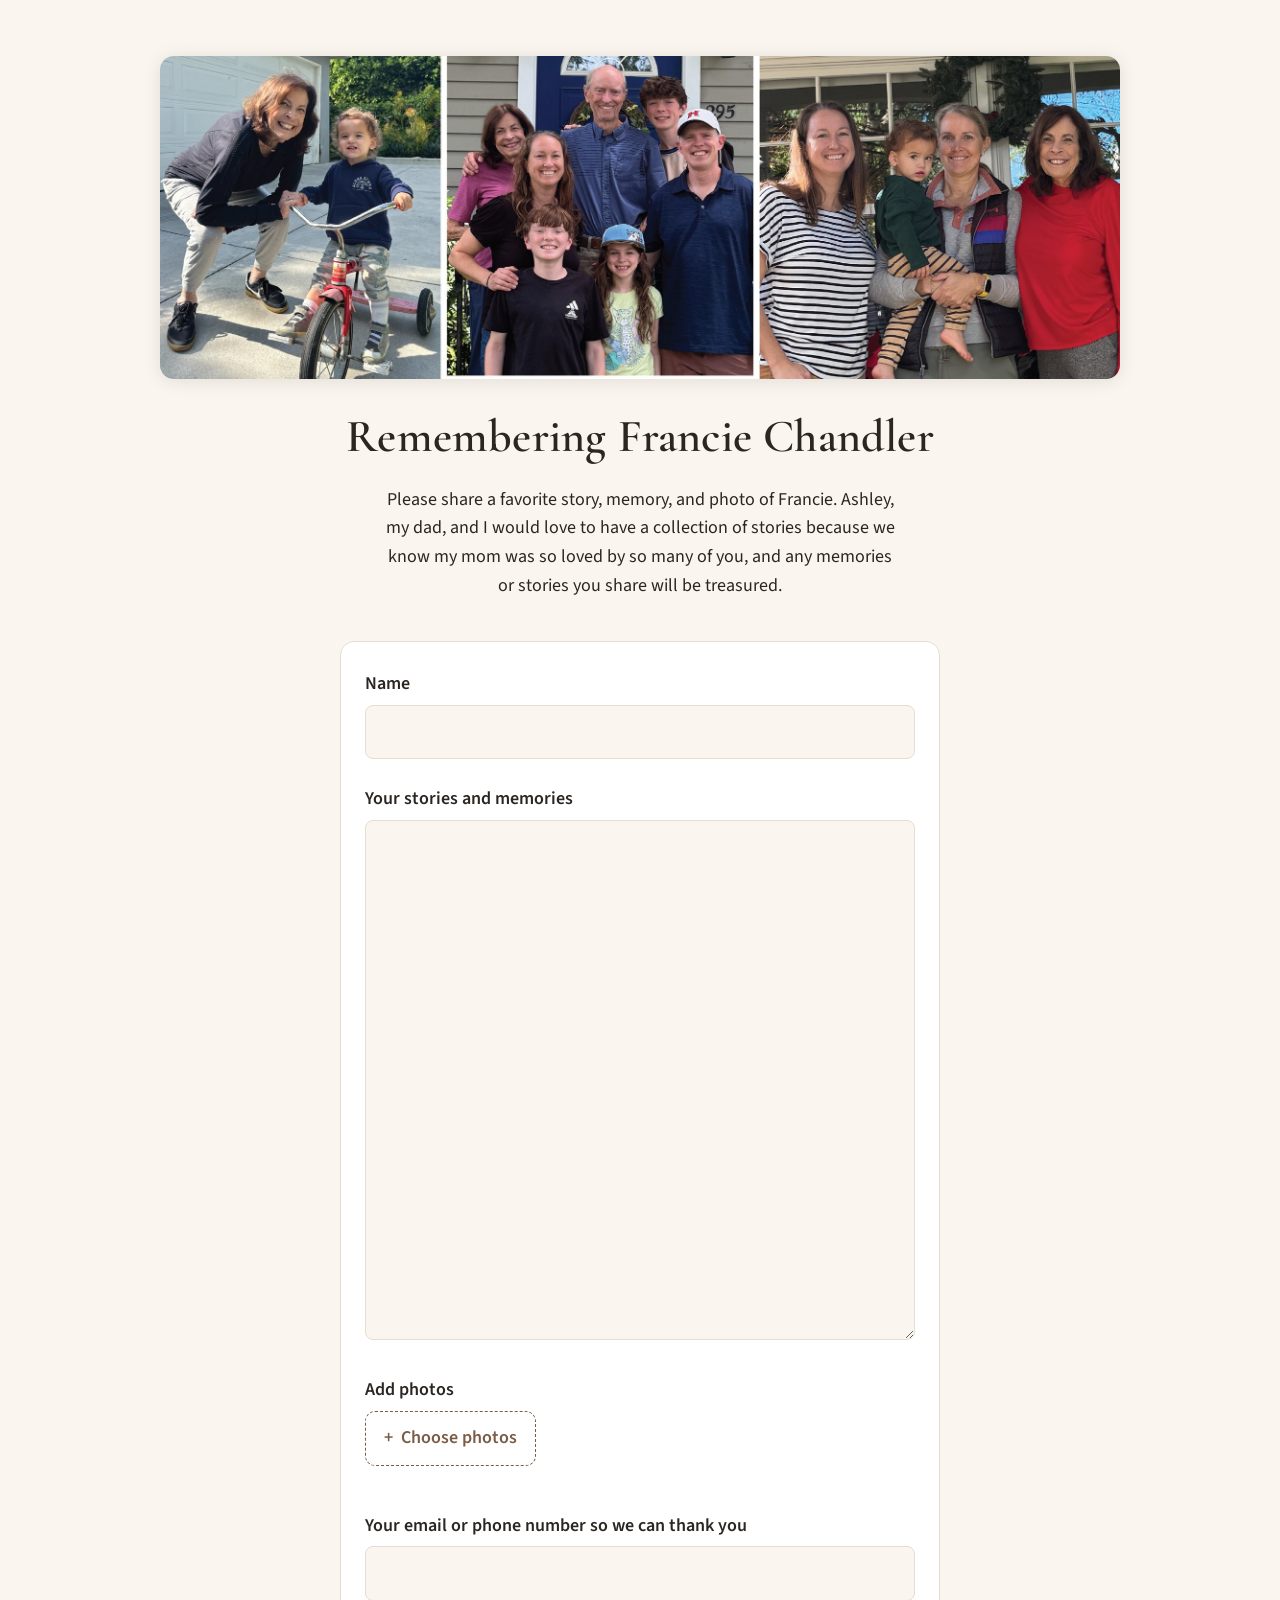
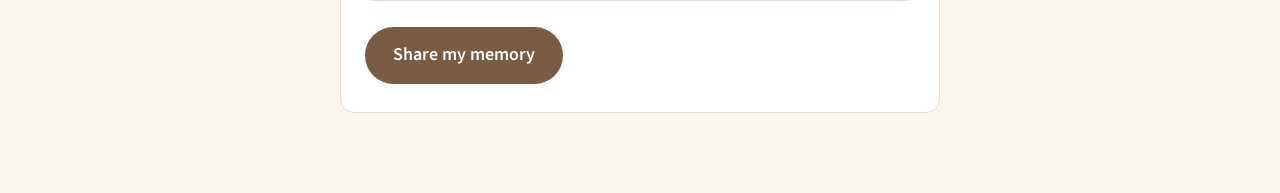
<file: francie/index.html>
<!doctype html>
<html lang="en">
<head>
<meta charset="utf-8">
<meta name="viewport" content="width=device-width, initial-scale=1">
<meta name="robots" content="noindex, nofollow">
<title>Remembering Francie Chandler</title>
<link rel="preconnect" href="https://fonts.googleapis.com">
<link rel="preconnect" href="https://fonts.gstatic.com" crossorigin>
<link href="https://fonts.googleapis.com/css2?family=Cormorant+Garamond:ital,wght@0,500;0,600;1,500&family=Source+Sans+3:wght@400;600&display=swap" rel="stylesheet">
<style>
  :root {
    --bg: #faf6ef;
    --card: #ffffff;
    --ink: #2b2622;
    --muted: #6f655c;
    --line: #e6ddd0;
    --accent: #7a5c45;
    --accent-ink: #ffffff;
    --focus: #b08968;
    --warn-bg: #fff4e0;
    --warn-ink: #7a4b00;
    --err: #b3261e;
  }
  @media (prefers-color-scheme: dark) {
    :root {
      --bg: #1d1a17;
      --card: #26221e;
      --ink: #efe8de;
      --muted: #b3a798;
      --line: #3a342e;
      --accent: #c9a27e;
      --accent-ink: #1d1a17;
      --focus: #e0bf9c;
      --warn-bg: #3a2e1c;
      --warn-ink: #f1d3a0;
      --err: #f2b8b5;
    }
  }
  * { box-sizing: border-box; }
  html, body { margin: 0; }
  body {
    background: var(--bg);
    color: var(--ink);
    font: 18px/1.6 "Source Sans 3", system-ui, sans-serif;
    -webkit-font-smoothing: antialiased;
  }
  main { max-width: 640px; margin: 0 auto; padding: 56px 20px 80px; }
  header { text-align: center; margin-bottom: 40px; }
  .portrait {
    width: min(960px, calc(100vw - 32px)); height: auto; border-radius: 14px;
    display: block; margin: 0 0 32px 50%; transform: translateX(-50%);
    box-shadow: 0 2px 18px rgba(0,0,0,.10);
  }
  h1 {
    font-family: "Cormorant Garamond", Georgia, serif;
    font-weight: 600; font-size: 46px; line-height: 1.1;
    margin: 0 0 6px; letter-spacing: .2px; text-wrap: balance;
  }
  .dates { font-family: "Cormorant Garamond", Georgia, serif; font-style: italic; font-size: 21px; color: var(--muted); margin: 0; }
  .intro { margin: 24px auto 0; max-width: 520px; text-wrap: pretty; }
  .card { background: var(--card); border: 1px solid var(--line); border-radius: 14px; padding: 28px 24px; }
  label, .label { display: block; font-weight: 600; margin-bottom: 6px; }
  .hint { display: block; font-weight: 400; font-size: 15px; color: var(--muted); margin-top: 2px; }
  .field { margin-bottom: 26px; }
  input[type=text], input[type=email], textarea {
    width: 100%; font: inherit; color: var(--ink);
    background: var(--bg); border: 1px solid var(--line);
    border-radius: 8px; padding: 12px 14px;
  }
  textarea { min-height: 520px; resize: vertical; line-height: 1.65; overflow: hidden; }
  @media (max-width: 480px) { textarea { min-height: 420px; } }
  input:focus, textarea:focus { outline: 2px solid var(--focus); outline-offset: 1px; border-color: transparent; }
  .prompts { font-size: 15px; color: var(--muted); margin: 0 0 10px; padding-left: 18px; }
  .prompts li { margin: 2px 0; }

  .photo-pick {
    display: inline-flex; align-items: center; gap: 8px;
    font: inherit; font-weight: 600; color: var(--accent);
    background: transparent; border: 1.5px dashed var(--accent);
    border-radius: 10px; padding: 12px 18px; cursor: pointer;
  }
  .photo-pick:focus-within { outline: 2px solid var(--focus); outline-offset: 2px; }
  .photo-pick input { position: absolute; width: 1px; height: 1px; opacity: 0; }
  .thumbs { display: flex; flex-wrap: wrap; gap: 12px; margin-top: 14px; }
  .thumb { position: relative; width: 104px; }
  .thumb img, .thumb .noprev {
    width: 104px; height: 104px; border-radius: 8px; object-fit: cover;
    display: block; border: 1px solid var(--line); background: var(--bg);
  }
  .thumb .noprev { display: flex; align-items: center; justify-content: center; text-align: center; font-size: 12px; color: var(--muted); padding: 6px; word-break: break-all; }
  .thumb button {
    position: absolute; top: -8px; right: -8px;
    width: 28px; height: 28px; border-radius: 50%; padding: 0;
    background: var(--ink); color: var(--bg); font-size: 16px; line-height: 28px;
  }

  .check { display: flex; gap: 12px; align-items: flex-start; font-weight: 400; }
  .check input { width: 20px; height: 20px; margin-top: 3px; accent-color: var(--accent); flex: none; }
  .hp { position: absolute; left: -9999px; width: 1px; height: 1px; overflow: hidden; }
  button { font: inherit; font-weight: 600; cursor: pointer; background: var(--accent); color: var(--accent-ink); border: 0; border-radius: 999px; padding: 14px 28px; }
  button:disabled { opacity: .6; cursor: default; }
  button.link { background: none; color: var(--accent); padding: 0; text-decoration: underline; }
  .actions { display: flex; align-items: center; gap: 16px; flex-wrap: wrap; }
  .status { font-size: 15px; color: var(--muted); }
  .error { color: var(--err); }
  .thanks { text-align: center; padding: 40px 24px; }
  .signoff { font-family: "Cormorant Garamond", Georgia, serif; font-style: italic; font-size: 22px; line-height: 1.35; margin: 24px 0; }
  .heart { font-size: 44px; vertical-align: -8px; margin-left: 4px; }
  .thanks h2 { font-family: "Cormorant Garamond", Georgia, serif; font-weight: 600; font-size: 32px; margin: 0 0 10px; }
  .notice { background: var(--warn-bg); color: var(--warn-ink); border-radius: 10px; padding: 12px 16px; font-size: 15px; margin-bottom: 20px; }
  footer { text-align: center; font-size: 14px; color: var(--muted); margin-top: 32px; }
  [hidden] { display: none !important; }
  @media (max-width: 480px) {
    main { padding-top: 36px; }
    h1 { font-size: 38px; }
    .card { padding: 22px 16px; }
  }
</style>
</head>
<body>
<main>
  <header>
    <img id="portrait" class="portrait" alt="" hidden>
    <h1 id="title">Remembering Francie Chandler</h1>
    <p id="dates" class="dates" hidden></p>
    <p class="intro">
      Please share a favorite story, memory, and photo of Francie.
      Ashley, my dad, and I would love to have a collection of stories because we know my mom was so loved by so many of you, and any memories or stories you share will be treasured.
    </p>
  </header>

  <div id="notice" class="notice" hidden>
    Preview mode: this page isn't connected to the spreadsheet yet, so nothing will be saved.
  </div>

  <section class="card" id="formCard">
    <form id="form" novalidate>
      <div class="field">
        <label for="name">Name</label>
        <input id="name" name="name" type="text" autocomplete="name" required maxlength="200">
      </div>

      <div class="field">
        <label for="memory">Your stories and memories</label>
        <textarea id="memory" name="memory" required maxlength="20000"></textarea>
      </div>

      <div class="field">
        <span class="label">Add photos</span>
        <label class="photo-pick" id="pickLabel">
          <span aria-hidden="true">+</span> <span id="pickText">Choose photos</span>
          <input id="photos" type="file" accept="image/*" multiple>
        </label>
        <div class="thumbs" id="thumbs"></div>
      </div>

      <div class="field">
        <label for="email">Your email or phone number so we can thank you</label>
        <input id="email" name="email" type="text" autocomplete="email" maxlength="200">
      </div>

      <div class="hp" aria-hidden="true">
        <label for="website">Leave this empty</label>
        <input id="website" name="website" type="text" tabindex="-1" autocomplete="off">
      </div>

      <div class="actions">
        <button type="submit" id="submit">Share my memory</button>
        <span class="status" id="status" role="status" aria-live="polite"></span>
      </div>
    </form>
  </section>

  <section class="card thanks" id="thanks" hidden>
    <h2>Thank you so much <span class="heart" aria-hidden="true">❤️</span></h2>
  </section>

</main>

<script>
  /* ============================================================
     CONFIG
     ============================================================ */
  const CONFIG = {
    dates: "",      // e.g. "1948 – 2026"  (leave "" to hide)
    portrait: "francie-photos.jpg",
    scriptUrl: "https://script.google.com/macros/s/AKfycbyYZbSCilx3QTBKB1hr_et8Hz3CQNXriunpcagJNqoewsTRn7B1EsFn-ELbykuREdJJ/exec",
    maxPhotos: 3,
    maxEdge: 2400   // long side in pixels; enough for an 8" print at 300 dpi
  };

  const $ = (id) => document.getElementById(id);
  if (CONFIG.dates) { $("dates").textContent = CONFIG.dates; $("dates").hidden = false; }
  if (CONFIG.portrait) { $("portrait").src = CONFIG.portrait; $("portrait").alt = "Three photos of Francie Chandler with her family"; $("portrait").hidden = false; }
  const connected = /^https:\/\/script\.google\.com\/.+\/exec$/.test(CONFIG.scriptUrl.trim());
  if (!connected) $("notice").hidden = false;

  /* ---------- draft saving (text only, this device only) ---------- */
  const DRAFT_KEY = "francie-memory-draft-v1";
  const draftFields = ["name", "memory", "email"];
  function saveDraft() {
    try {
      const d = {};
      draftFields.forEach((f) => (d[f] = $(f).value));
      localStorage.setItem(DRAFT_KEY, JSON.stringify(d));
    } catch (e) {}
  }
  try {
    const d = JSON.parse(localStorage.getItem(DRAFT_KEY) || "{}");
    draftFields.forEach((f) => { if (d[f]) $(f).value = d[f]; });
  } catch (e) {}
  function clearDraft() { try { localStorage.removeItem(DRAFT_KEY); } catch (e) {} }
  draftFields.forEach((f) => $(f).addEventListener("input", saveDraft));

  /* ---------- story box grows as people write ---------- */
  function growMemory() {
    const t = $("memory");
    t.style.height = "auto";
    t.style.height = t.scrollHeight + 2 + "px";
  }
  $("memory").addEventListener("input", growMemory);
  growMemory();

  /* ---------- photos ---------- */
  let photos = []; // File objects
  const status = $("status");

  $("photos").addEventListener("change", (ev) => {
    const picked = Array.from(ev.target.files || []);
    ev.target.value = "";
    const room = CONFIG.maxPhotos - photos.length;
    if (picked.length > room) showError("You can add up to " + CONFIG.maxPhotos + " photos.");
    else clearStatus();
    photos = photos.concat(picked.slice(0, Math.max(0, room)));
    renderThumbs();
  });

  function renderThumbs() {
    const box = $("thumbs");
    box.innerHTML = "";
    photos.forEach((file, i) => {
      const wrap = document.createElement("div");
      wrap.className = "thumb";
      const img = document.createElement("img");
      img.alt = "Photo " + (i + 1);
      const url = URL.createObjectURL(file);
      img.src = url;
      img.onload = () => URL.revokeObjectURL(url);
      img.onerror = () => {
        const n = document.createElement("div");
        n.className = "noprev";
        n.textContent = file.name;
        wrap.replaceChild(n, img);
      };
      const rm = document.createElement("button");
      rm.type = "button";
      rm.textContent = "×";
      rm.setAttribute("aria-label", "Remove photo " + (i + 1));
      rm.onclick = () => { photos.splice(i, 1); renderThumbs(); };
      wrap.appendChild(img);
      wrap.appendChild(rm);
      box.appendChild(wrap);
    });
    const full = photos.length >= CONFIG.maxPhotos;
    $("pickLabel").hidden = full;
    $("pickText").textContent = photos.length ? "Add another photo" : "Choose photos";
  }

  function loadImage(file) {
    return new Promise((res, rej) => {
      const url = URL.createObjectURL(file);
      const img = new Image();
      img.onload = () => { URL.revokeObjectURL(url); res(img); };
      img.onerror = () => { URL.revokeObjectURL(url); rej(new Error("decode")); };
      img.src = url;
    });
  }
  function fileToBase64(file) {
    return new Promise((res, rej) => {
      const r = new FileReader();
      r.onload = () => res(String(r.result).split(",")[1]);
      r.onerror = rej;
      r.readAsDataURL(file);
    });
  }
  // Shrink big phone photos to print size; fall back to the original file
  // if this browser can't open it (e.g. some iPhone formats on desktop).
  async function preparePhoto(file) {
    try {
      const img = await loadImage(file);
      const w = img.naturalWidth, h = img.naturalHeight;
      const s = Math.min(1, CONFIG.maxEdge / Math.max(w, h));
      const c = document.createElement("canvas");
      c.width = Math.round(w * s); c.height = Math.round(h * s);
      c.getContext("2d").drawImage(img, 0, 0, c.width, c.height);
      return { type: "image/jpeg", ext: "jpg", data: c.toDataURL("image/jpeg", 0.9).split(",")[1] };
    } catch (e) {
      if (file.size > 12 * 1024 * 1024) throw new Error("A photo is too large to send. Please choose a smaller one.");
      const ext = (file.name.split(".").pop() || "img").toLowerCase().slice(0, 5);
      return { type: file.type || "application/octet-stream", ext, data: await fileToBase64(file) };
    }
  }

  /* ---------- submit ---------- */
  $("form").addEventListener("submit", async (ev) => {
    ev.preventDefault();
    clearStatus();

    const name = $("name").value.trim();
    const memory = $("memory").value.trim();
    if (!name) { showError("Please add your name."); $("name").focus(); return; }
    if (!memory) { showError("Please share a story or memory before sending."); $("memory").focus(); return; }
    if (!connected) { showError("Preview mode: not connected to the spreadsheet yet."); return; }

    $("submit").disabled = true;
    try {
      const body = new URLSearchParams({
        name,
        memory,
        email: $("email").value.trim(),
        book: "yes",
        website: $("website").value,
        photoCount: String(photos.length)
      });
      if (photos.length) status.textContent = "Preparing photos…";
      for (let i = 0; i < photos.length; i++) {
        const p = await preparePhoto(photos[i]);
        body.append("photo" + i, p.data);
        body.append("photo" + i + "type", p.type);
        body.append("photo" + i + "ext", p.ext);
      }
      status.textContent = photos.length ? "Sending… photos can take a minute." : "Sending…";

      // Apps Script doesn't send CORS headers, so the reply can't be read.
      // A completed request means Google received it.
      await fetch(CONFIG.scriptUrl.trim(), { method: "POST", mode: "no-cors", body });

      clearDraft();
      $("form").reset();
      growMemory();
      photos = [];
      renderThumbs();
      clearStatus();
      $("formCard").hidden = true;
      $("thanks").hidden = false;
      window.scrollTo({ top: 0, behavior: "smooth" });
    } catch (e) {
      showError(e && e.message && e.message.startsWith("A photo")
        ? e.message
        : "That didn't go through. Please check your connection and try again. Your words are still here.");
    } finally {
      $("submit").disabled = false;
    }
  });

  function showError(msg) { status.textContent = msg; status.classList.add("error"); }
  function clearStatus() { status.textContent = ""; status.classList.remove("error"); }

</script>
</body>
</html>
</file>
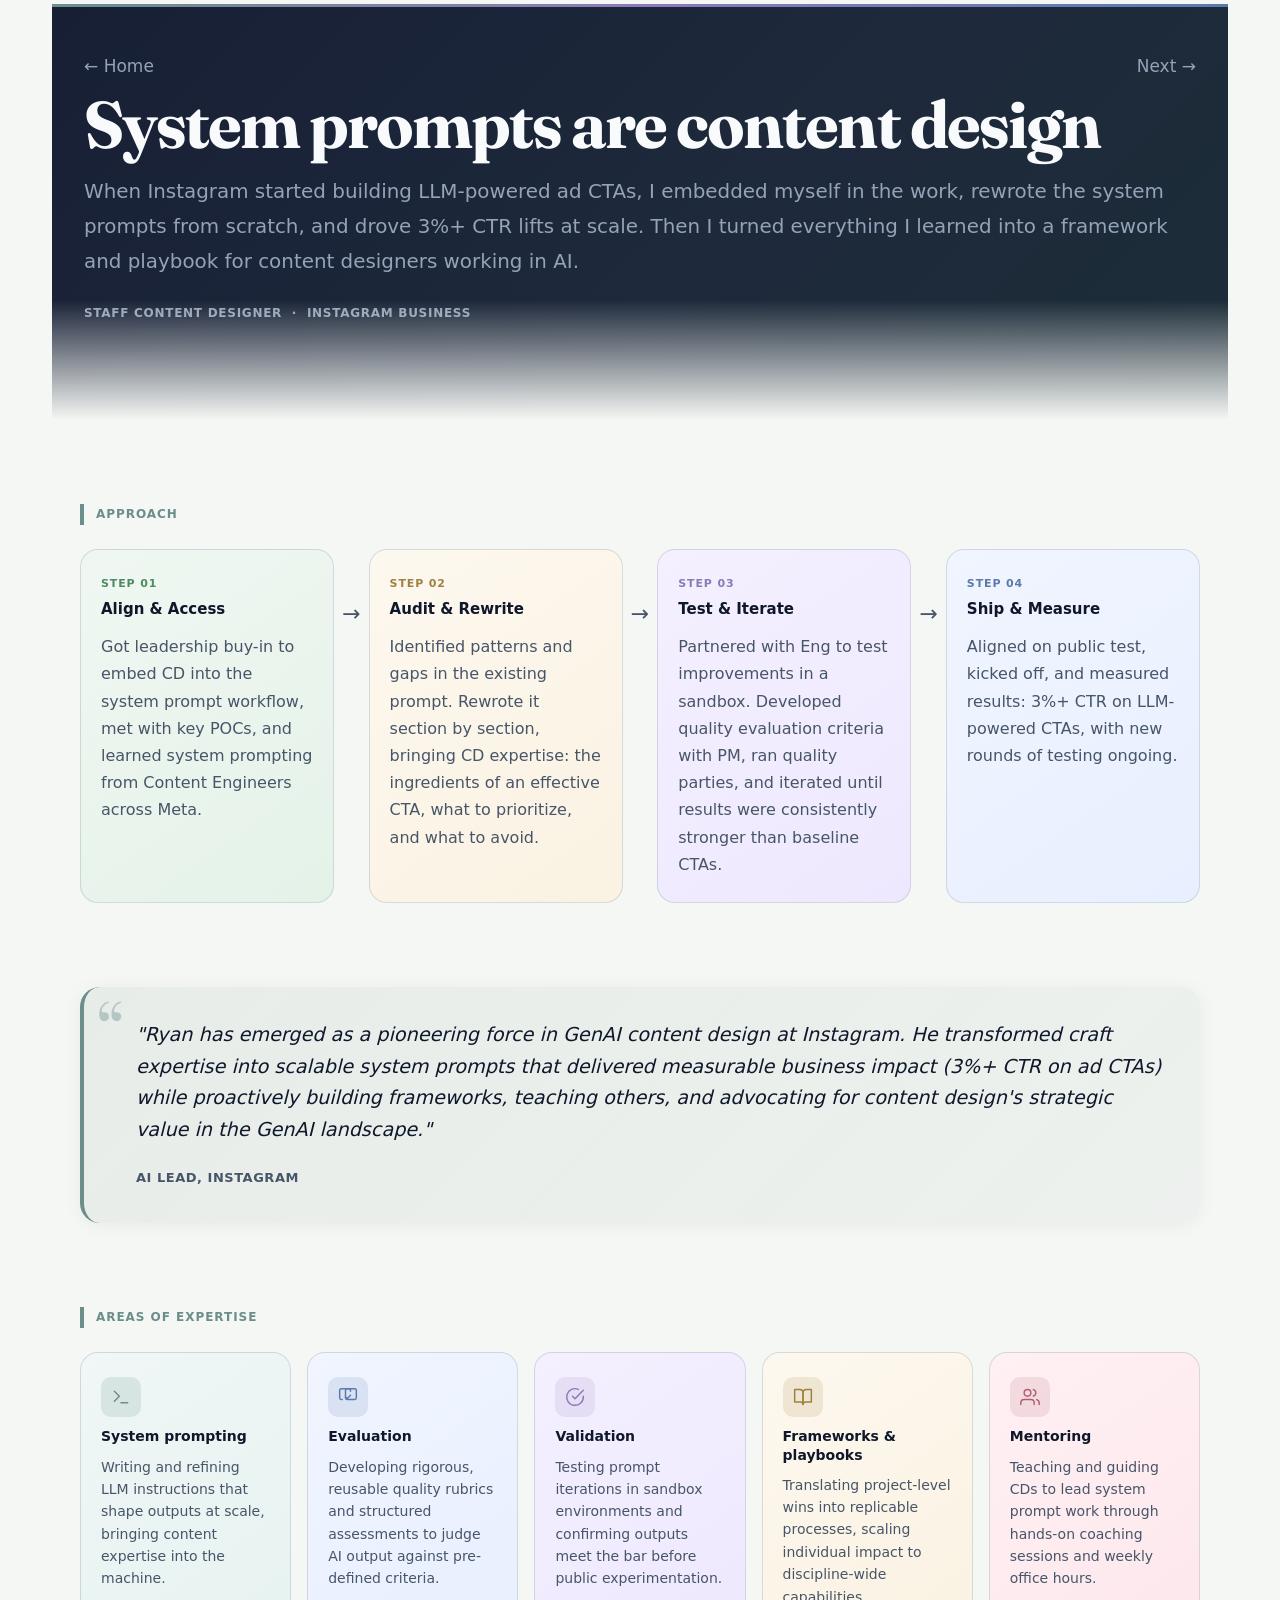
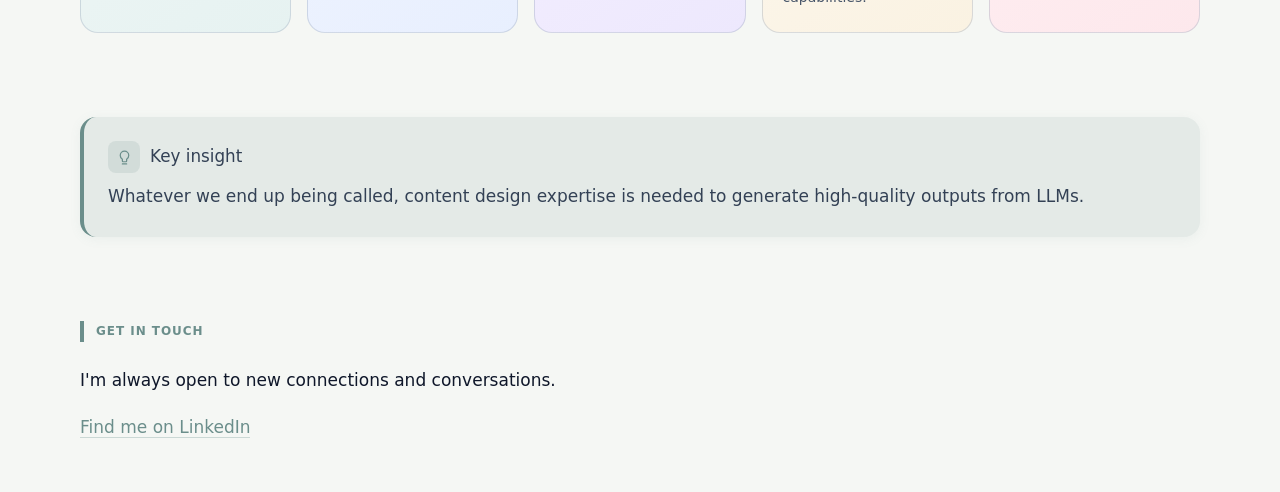
<file: case-study-ai-content.html>
<!doctype html>
<html lang="en">
<head>
<meta charset="utf-8">
<meta name="viewport" content="width=device-width, initial-scale=1">
<title>Case study: AI content strategy at Meta | Ryan Looney</title>
<meta name="description" content="How Ryan Looney embedded content design into Meta's AI systems — rewriting system prompts for LLM-powered ad CTAs, achieving 3%+ CTR lift, and building the playbook for CDs across the org.">
<link rel="stylesheet" href="style.css">
<link rel="preconnect" href="https://fonts.googleapis.com">
<link href="https://fonts.googleapis.com/css2?family=Fraunces:wght@700;900&display=swap" rel="stylesheet">
</head>
<body>
<div class="container">

<header>
  <p class="case-nav"><a href="index.html">&larr; Home</a><a href="case-study-ad-label.html">Next &rarr;</a></p>
  <h1>System prompts are content design</h1>
  <h3>When Instagram started building LLM-powered ad CTAs, I embedded myself in the work, rewrote the system prompts from scratch, and drove 3%+ CTR lifts at scale. Then I turned everything I learned into a framework and playbook for content designers working in AI.</h3>
  <p class="case-meta">Staff Content Designer &nbsp;·&nbsp; Instagram Business</p>
</header>


<section class="section">
  <div class="section-title">Approach</div>
  <div class="ai-flow">
    <div class="ai-flow-step ai-flow-step--green">
      <div class="ai-flow-num">Step 01</div>
      <div class="ai-flow-label">Align &amp; Access</div>
      <p class="ai-flow-desc">Got leadership buy-in to embed CD into the system prompt workflow, met with key POCs, and learned system prompting from Content Engineers across Meta.</p>
    </div>
    <div class="ai-flow-arrow">→</div>
    <div class="ai-flow-step ai-flow-step--amber">
      <div class="ai-flow-num">Step 02</div>
      <div class="ai-flow-label">Audit &amp; Rewrite</div>
      <p class="ai-flow-desc">Identified patterns and gaps in the existing prompt. Rewrote it section by section, bringing CD expertise: the ingredients of an effective CTA, what to prioritize, and what to avoid.</p>
    </div>
    <div class="ai-flow-arrow">→</div>
    <div class="ai-flow-step ai-flow-step--violet">
      <div class="ai-flow-num">Step 03</div>
      <div class="ai-flow-label">Test &amp; Iterate</div>
      <p class="ai-flow-desc">Partnered with Eng to test improvements in a sandbox. Developed quality evaluation criteria with PM, ran quality parties, and iterated until results were consistently stronger than baseline CTAs.</p>
    </div>
    <div class="ai-flow-arrow">→</div>
    <div class="ai-flow-step ai-flow-step--blue">
      <div class="ai-flow-num">Step 04</div>
      <div class="ai-flow-label">Ship &amp; Measure</div>
      <p class="ai-flow-desc">Aligned on public test, kicked off, and measured results: 3%+ CTR on LLM-powered CTAs, with new rounds of testing ongoing.</p>
    </div>
  </div>
</section>

<section class="section">
  <div class="pullquote">
    <blockquote>"Ryan has emerged as a pioneering force in GenAI content design at Instagram. He transformed craft expertise into scalable system prompts that delivered measurable business impact (3%+ CTR on ad CTAs) while proactively building frameworks, teaching others, and advocating for content design's strategic value in the GenAI landscape."</blockquote>
    <cite>AI Lead, Instagram</cite>
  </div>
</section>

<section class="section">
  <div class="section-title">Areas of expertise</div>
  <div class="ai-pillars">

    <div class="ai-pillar ai-pillar--teal">
      <div class="ai-pillar-icon">
        <svg viewBox="0 0 24 24" aria-hidden="true"><polyline points="4 17 10 11 4 5"></polyline><line x1="12" y1="19" x2="20" y2="19"></line></svg>
      </div>
      <div class="ai-pillar-label">System prompting</div>
      <p class="ai-pillar-desc">Writing and refining LLM instructions that shape outputs at scale, bringing content expertise into the machine.</p>
    </div>

    <div class="ai-pillar ai-pillar--blue">
      <div class="ai-pillar-icon">
        <svg viewBox="0 0 24 24" aria-hidden="true"><rect x="9" y="2" width="13" height="13" rx="2"></rect><path d="M5 15H4a2 2 0 0 1-2-2V4a2 2 0 0 1 2-2h9a2 2 0 0 1 2 2v1"></path><polyline points="9 12 11 14 15 10"></polyline></svg>
      </div>
      <div class="ai-pillar-label">Evaluation</div>
      <p class="ai-pillar-desc">Developing rigorous, reusable quality rubrics and structured assessments to judge AI output against pre-defined criteria.</p>
    </div>

    <div class="ai-pillar ai-pillar--violet">
      <div class="ai-pillar-icon">
        <svg viewBox="0 0 24 24" aria-hidden="true"><path d="M22 11.08V12a10 10 0 1 1-5.93-9.14"></path><polyline points="22 4 12 14.01 9 11.01"></polyline></svg>
      </div>
      <div class="ai-pillar-label">Validation</div>
      <p class="ai-pillar-desc">Testing prompt iterations in sandbox environments and confirming outputs meet the bar before public experimentation.</p>
    </div>

    <div class="ai-pillar ai-pillar--amber">
      <div class="ai-pillar-icon">
        <svg viewBox="0 0 24 24" aria-hidden="true"><path d="M2 3h6a4 4 0 0 1 4 4v14a3 3 0 0 0-3-3H2z"></path><path d="M22 3h-6a4 4 0 0 0-4 4v14a3 3 0 0 1 3-3h7z"></path></svg>
      </div>
      <div class="ai-pillar-label">Frameworks &amp; playbooks</div>
      <p class="ai-pillar-desc">Translating project-level wins into replicable processes, scaling individual impact to discipline-wide capabilities.</p>
    </div>

    <div class="ai-pillar ai-pillar--rose">
      <div class="ai-pillar-icon">
        <svg viewBox="0 0 24 24" aria-hidden="true"><path d="M17 21v-2a4 4 0 0 0-4-4H5a4 4 0 0 0-4 4v2"></path><circle cx="9" cy="7" r="4"></circle><path d="M23 21v-2a4 4 0 0 0-3-3.87"></path><path d="M16 3.13a4 4 0 0 1 0 7.75"></path></svg>
      </div>
      <div class="ai-pillar-label">Mentoring</div>
      <p class="ai-pillar-desc">Teaching and guiding CDs to lead system prompt work through hands-on coaching sessions and weekly office hours.</p>
    </div>

  </div>
</section>


<section class="section">
  <div class="expertise-callout">
    <div class="key-insight-header">
      <div class="key-insight-icon">
        <svg viewBox="0 0 24 24" aria-hidden="true"><path d="M9 21h6"></path><path d="M12 3a6 6 0 0 1 6 6c0 2.2-1.2 4.2-3 5.4V17a1 1 0 0 1-1 1H10a1 1 0 0 1-1-1v-2.6C7.2 13.2 6 11.2 6 9a6 6 0 0 1 6-6z"></path></svg>
      </div>
      <h3>Key insight</h3>
    </div>
    <p>Whatever we end up being called, content design expertise is needed to generate high-quality outputs from LLMs.</p>
  </div>
</section>

<section class="section" id="contact">
  <div class="section-title">Get in touch</div>
  <p>I'm always open to new connections and conversations.</p>
  <p><a href="https://www.linkedin.com/in/ryanjlooney/">Find me on LinkedIn</a></p>
</section>

</div>
</body>
</html>
</file>
<file: style.css>
:root{
  --bg:#f5f7f4;
  --text:#0f172a;
  --muted:#334155;
  --muted2:#475569;
  --line:rgba(148,163,184,.35);
  --accent:#6b8e8b;
}

body{
  margin:0;
  background:var(--bg);
  color:var(--text);
  font-family:system-ui,-apple-system,BlinkMacSystemFont,'Segoe UI',Roboto,sans-serif;
  font-size:17px;
  line-height:1.75;
}

a{
  color:var(--accent);
  text-decoration:none;
  border-bottom:1px solid rgba(107,142,139,.3);
  transition:color .18s ease, border-color .18s ease;
}
a:hover{
  color:var(--text);
  border-bottom-color:var(--accent);
}

.container{max-width:1120px;padding:32px;margin:0 auto;}

header{
  background:linear-gradient(135deg,#171f35 0%,#1e293b 55%,#1c2d38 100%);
  margin:-28px -28px 0;
  padding:48px 32px 96px;
  position:relative;
  border-bottom:none;
}
header::before{
  content:'';
  position:absolute;
  top:0;
  left:0;
  right:0;
  height:3px;
  background:linear-gradient(90deg,#6b8e8b,#8b7ab8,#5a7aaa);
  pointer-events:none;
}
header::after{
  content:'';
  position:absolute;
  bottom:0;
  left:0;
  right:0;
  height:120px;
  background:linear-gradient(to bottom,transparent,#f5f7f4);
  pointer-events:none;
}
header h1{color:#f8fafc;}
header h3{color:#94a3b8;}
header a{color:#94a3b8;border-bottom:none;}
header a:hover{color:#f8fafc;border-bottom:none;}
header .hero-title{color:#e2e8f0;}
header .hero-bio{color:#e2e8f0;}
header .hero-stats{color:#cbd5e1;}
header .stat-dot{color:#64748b;}
nav{display:flex;flex-wrap:wrap;gap:14px;margin-top:12px;}
nav a{color:var(--accent);text-decoration:none;border-bottom:none;font-weight:500;}
nav a:hover{color:#f8fafc;border-bottom:none;}

.hero{padding:60px 0;}

.hero-header{
  display:flex;
  align-items:center;
  gap:1.75rem;
  margin-bottom:1.25rem;
}

.hero-photo{
  width:130px;
  height:130px;
  flex-shrink:0;
  border-radius:50%;
  border:1px solid rgba(125,133,139,.25);
  object-fit:cover;
  box-shadow:0 8px 24px rgba(15,23,42,.10);
}

.hero-title{
  font-size:20px;
  font-weight:500;
  color:var(--muted);
  margin:6px 0 14px;
}

.hero-stats{
  display:flex;
  align-items:center;
  gap:8px;
  font-size:13px;
  font-weight:600;
  color:var(--accent);
  letter-spacing:.04em;
  text-transform:uppercase;
  margin:0 0 20px;
}

.hero-logos{
  display:flex;
  align-items:center;
  gap:20px;
  margin:0 0 20px;
}
.hero-logo-item{
  display:flex;
  align-items:center;
  gap:6px;
  font-size:13px;
  font-weight:600;
  color:#94a3b8;
  letter-spacing:.04em;
  text-transform:uppercase;
}
.hero-logo{
  height:18px;
  width:18px;
  object-fit:contain;
  border-radius:4px;
  flex-shrink:0;
}

.hero-bio{
  font-size:17px;
  color:var(--muted);
  margin:0 0 24px;
}

@media(max-width:520px){
  .hero-header{flex-direction:column;align-items:center;text-align:center;}
  .hero-stats{justify-content:center;}
  nav{justify-content:center;}
  .hero-logos{flex-wrap:wrap;justify-content:center;}
}

h1{font-size:66px;font-family:'Fraunces',serif;letter-spacing:-.03em;line-height:1.05;margin:0 0 16px;text-wrap:balance;}
h2{font-family:'Fraunces',serif;}
h3{margin:12px 0 24px;font-weight:500;color:var(--muted);}
.stat-dot{
  color:var(--muted2);
  font-weight:400;
}

.section{margin-top:84px;}
.section-title{
  font-weight:700;
  font-size:12px;
  letter-spacing:.08em;
  text-transform:uppercase;
  color:var(--accent);
  border-left:4px solid var(--accent);
  padding-left:12px;
  margin:0 0 24px;
}

img{
  max-width:100%;
  height:auto;
}

.card-grid{
  display:grid;
  grid-template-columns:repeat(3, minmax(0,1fr));
  gap:24px;
  align-items:stretch;
}

.card{
  display:flex;
  flex-direction:column;
  min-width:0;
  padding:24px;
  border:1px solid var(--line);
  border-radius:20px;
  background:#fff;
  text-decoration:none;
  border-bottom-width:1px;
  color:inherit;
  overflow:hidden;
  box-shadow:0 4px 6px rgba(15,23,42,.04), 0 12px 32px rgba(15,23,42,.07);
  transition:transform .2s ease-out, box-shadow .2s ease-out, border-color .2s ease-out;
}

.card:hover{
  transform:translateY(-3px);
  box-shadow:0 8px 16px rgba(15,23,42,.06), 0 24px 48px rgba(15,23,42,.10);
  border-color:rgba(107,142,139,.4);
}

.card h3{
  margin:0 0 14px;
  text-wrap:balance;
}

.card p{margin:12px 0 0;color:var(--muted2);text-wrap:pretty;}

.project-visual{
  width:100%;
  height:180px;
  margin:0 0 16px;
  border-radius:20px;
  border:1px solid var(--line);
  background:#f8fafc;
  display:flex;
  align-items:center;
  justify-content:center;
  position:relative;
  overflow:hidden;
}
.card-visual-title{
  font-family:'Fraunces',serif;
  font-size:22px;
  font-weight:700;
  color:var(--text);
  line-height:1.25;
  margin:0;
  padding:20px;
  text-wrap:balance;
  position:relative;
  z-index:1;
  align-self:flex-end;
}

.project-visual::before,
.project-visual::after{
  content:'';
  position:absolute;
  border-radius:50%;
  pointer-events:none;
}

/* Card 1 — Red */
.pv--red{ background:linear-gradient(145deg,#faf5f5,#f2e8e8); }
.pv--red::before{ width:140px;height:140px;background:#c0a0a0;opacity:.14;top:-36px;right:-24px; }
.pv--red::after{  width:80px; height:80px; background:#c0a0a0;opacity:.09;bottom:-20px;left:28px; }
/* Card 2 — Blue */
.pv--blue{ background:linear-gradient(145deg,#f4f7fd,#e8eef8); }
.pv--blue::before{ width:160px;height:160px;background:#8aa0c8;opacity:.13;bottom:-44px;left:-28px; }
.pv--blue::after{  width:70px; height:70px; background:#8aa0c8;opacity:.10;top:16px;right:24px; }

/* Card 3 — Yellow */
.pv--yellow{ background:linear-gradient(145deg,#faf8f0,#f4ede0); }
.pv--yellow::before{ width:130px;height:130px;background:#b8a060;opacity:.13;top:-28px;left:50%;transform:translateX(-50%); }
.pv--yellow::after{  width:75px; height:75px; background:#b8a060;opacity:.10;bottom:-14px;right:22px; }


.expertise-callout{
  margin-top:1.5rem;
  padding:1.5rem 1.5rem 1.6rem;
  border-left:4px solid var(--accent);
  border-radius:16px;
  background:rgba(107,142,139,.12);
  box-shadow:0 2px 12px rgba(107,142,139,.08);
}

.expertise-callout h3{
  margin:0 0 .55rem;
  font-size:1.05rem;
  line-height:1.3;
}
.key-insight-header{
  display:flex;
  align-items:center;
  gap:10px;
  margin-bottom:.55rem;
}
.key-insight-header h3{
  margin:0;
}
.key-insight-icon{
  width:32px;
  height:32px;
  background:rgba(107,142,139,.15);
  border-radius:8px;
  display:flex;
  align-items:center;
  justify-content:center;
  flex-shrink:0;
}
.key-insight-icon svg{
  width:17px;
  height:17px;
  stroke:var(--accent);
  fill:none;
  stroke-width:1.75;
  stroke-linecap:round;
  stroke-linejoin:round;
}

.expertise-callout p{
  margin:0;
  color:var(--muted);
}


/* ── Skills ── */
.skills-group{
  display:grid;
  grid-template-columns:repeat(2,1fr);
  gap:24px;
}
.skills-category{
  display:flex;
  flex-direction:column;
  gap:10px;
}
.skills-label{
  font-size:11px;
  font-weight:700;
  color:var(--accent);
  letter-spacing:.08em;
  text-transform:uppercase;
}
.skills-pills{
  display:flex;
  flex-wrap:wrap;
  gap:8px;
}
.skill-pill{
  font-size:13px;
  font-weight:500;
  color:var(--text);
  background:#fff;
  border:1px solid var(--line);
  border-radius:20px;
  padding:5px 14px;
  cursor:default;
}
@media(max-width:700px){
  .skills-group{ grid-template-columns:1fr; }
  .about-bottom{ grid-template-columns:1fr; }
}

/* ── Timeline ── */
.timeline{
  position:relative;
  padding-left:24px;
  border-left:2px solid var(--line);
  margin-top:16px;
}
.timeline-item{
  position:relative;
  padding:0 0 28px 20px;
}
.timeline-item::before{
  content:'';
  position:absolute;
  left:-30px;
  top:6px;
  width:10px;
  height:10px;
  border-radius:50%;
  background:var(--accent);
  border:2px solid var(--bg);
  box-shadow:0 0 0 2px var(--accent);
}
.timeline-date{
  font-size:11px;
  font-weight:700;
  color:var(--accent);
  letter-spacing:.08em;
  text-transform:uppercase;
  margin-bottom:4px;
}
.timeline-role{
  font-size:16px;
  font-weight:700;
  color:var(--text);
  line-height:1.3;
}
.timeline-company{
  font-size:14px;
  color:var(--muted2);
  margin-top:4px;
  display:flex;
  align-items:center;
  gap:6px;
}
.timeline-logo{
  height:18px;
  width:18px;
  object-fit:contain;
  border-radius:4px;
  flex-shrink:0;
}
.timeline-education{
  margin-top:32px;
  padding-top:24px;
  border-top:1px solid var(--line);
  display:grid;
  grid-template-columns:1fr 1fr;
  gap:16px;
}
.timeline-edu-item .timeline-role{
  font-size:15px;
}
.timeline-item--meta::before  { background:#0866FF; box-shadow:0 0 0 2px #0866FF; }
.timeline-item--boa::before   { background:#E31837; box-shadow:0 0 0 2px #E31837; }
.timeline-item--tiaa::before  { background:#006633; box-shadow:0 0 0 2px #006633; }
.timeline-item--esurance::before { background:#F58020; box-shadow:0 0 0 2px #F58020; }

.about-bottom{
  display:grid;
  grid-template-columns:1fr 1fr;
  gap:32px;
  align-items:stretch;
  margin-top:32px;
}
.about-bottom .expertise-callout{
  margin-top:0;
  display:flex;
  flex-direction:column;
  justify-content:center;
  box-sizing:border-box;
}
.about-photo{
  display:block;
  width:100%;
  height:300px;
  object-fit:cover;
  object-position:center 65%;
  border-radius:20px;
  border:1px solid var(--line);
  box-shadow:0 8px 32px rgba(15,23,42,.08);
}

@media(max-width:900px){
  .card-grid{
    grid-template-columns:1fr;
  }
}

/* ── What I'd do differently ── */
.expertise-callout .what-id-do{
  margin-top:.75rem;
  color:var(--muted2);
  font-size:15px;
}

/* ── AI Expertise Pillars ── */
.ai-pillars{
  display:grid;
  grid-template-columns:repeat(5,1fr);
  gap:16px;
}
.ai-pillar{
  background:#fff;
  border:1px solid var(--line);
  border-radius:18px;
  padding:24px 20px;
  display:flex;
  flex-direction:column;
  gap:10px;
  transition:transform .2s ease-out, box-shadow .2s ease-out;
}
.ai-pillar:hover{
  transform:translateY(-2px);
  box-shadow:0 12px 30px rgba(15,23,42,.08);
}
.ai-pillar-icon{
  width:40px;
  height:40px;
  background:rgba(107,142,139,.10);
  border-radius:10px;
  display:flex;
  align-items:center;
  justify-content:center;
  flex-shrink:0;
}
.ai-pillar-icon svg{
  width:20px;
  height:20px;
  stroke:var(--accent);
  fill:none;
  stroke-width:1.75;
  stroke-linecap:round;
  stroke-linejoin:round;
}
.ai-pillar-label{
  font-size:14px;
  font-weight:700;
  color:var(--text);
  line-height:1.3;
}
.ai-pillar-desc{
  font-size:14px;
  color:var(--muted2);
  margin:0;
  line-height:1.6;
}

/* Pillar color variants */
.ai-pillar--teal{ background:linear-gradient(145deg,#f0f7f6,#e6f2f1); }
.ai-pillar--teal .ai-pillar-icon{ background:rgba(107,142,139,.18); }
.ai-pillar--teal .ai-pillar-icon svg{ stroke:#6b8e8b; }

.ai-pillar--blue{ background:linear-gradient(145deg,#f0f5ff,#e8effe); }
.ai-pillar--blue .ai-pillar-icon{ background:rgba(90,122,170,.15); }
.ai-pillar--blue .ai-pillar-icon svg{ stroke:#5a7aaa; }

.ai-pillar--violet{ background:linear-gradient(145deg,#f5f0ff,#ede8fd); }
.ai-pillar--violet .ai-pillar-icon{ background:rgba(139,122,184,.15); }
.ai-pillar--violet .ai-pillar-icon svg{ stroke:#8b7ab8; }

.ai-pillar--amber{ background:linear-gradient(145deg,#fdf8ef,#faf2e2); }
.ai-pillar--amber .ai-pillar-icon{ background:rgba(160,128,64,.15); }
.ai-pillar--amber .ai-pillar-icon svg{ stroke:#a08040; }

.ai-pillar--rose{ background:linear-gradient(145deg,#fff0f3,#fde8ec); }
.ai-pillar--rose .ai-pillar-icon{ background:rgba(176,96,112,.15); }
.ai-pillar--rose .ai-pillar-icon svg{ stroke:#b06070; }

@media(max-width:900px){
  .ai-pillars{ grid-template-columns:repeat(3,1fr); }
}
@media(max-width:560px){
  .ai-pillars{ grid-template-columns:repeat(2,1fr); }
}

/* ── AI workflow flow diagram ── */
.ai-flow{
  display:flex;
  align-items:stretch;
  gap:8px;
  flex-wrap:wrap;
}
.ai-flow-step{
  flex:1;
  min-width:160px;
  background:#fff;
  border:1px solid var(--line);
  border-radius:18px;
  padding:24px 20px;
  display:flex;
  flex-direction:column;
  gap:6px;
  transition:transform .2s ease-out, box-shadow .2s ease-out;
}
.ai-flow-step:hover{
  transform:translateY(-2px);
  box-shadow:0 12px 30px rgba(15,23,42,.08);
}
.ai-flow-num{
  font-size:11px;
  font-weight:700;
  color:var(--accent);
  letter-spacing:.08em;
  text-transform:uppercase;
}
.ai-flow-label{
  font-size:15px;
  font-weight:700;
  color:var(--text);
  line-height:1.3;
}

.ai-flow-desc{
  font-size:16px;
  color:var(--muted2);
  margin:8px 0 0;
  line-height:1.7;
}
.ai-flow-arrow{
  font-size:22px;
  color:var(--muted2);
  padding-top:46px;
  flex-shrink:0;
  align-self:flex-start;
}
@media(max-width:700px){
  .ai-flow{ flex-direction:column; }
  .ai-flow-arrow{ transform:rotate(90deg); align-self:center; padding-top:0; }
}

/* Flow step color variants */
.ai-flow-step--green{ background:linear-gradient(145deg,#f0f7f2,#e4f2e8); }
.ai-flow-step--green .ai-flow-num{ color:#4e8a62; }

.ai-flow-step--amber{ background:linear-gradient(145deg,#fdf8ef,#faf2e2); }
.ai-flow-step--amber .ai-flow-num{ color:#a08040; }

.ai-flow-step--violet{ background:linear-gradient(145deg,#f5f0ff,#ede8fd); }
.ai-flow-step--violet .ai-flow-num{ color:#8b7ab8; }

.ai-flow-step--blue{ background:linear-gradient(145deg,#f0f5ff,#e8effe); }
.ai-flow-step--blue .ai-flow-num{ color:#5a7aaa; }


/* ── Case study nav (Home / Next) ── */
.case-nav{
  display:flex;
  justify-content:space-between;
  margin:0 0 8px;
}

/* ── Case study meta line ── */
.case-meta{
  font-size:12px;
  font-weight:600;
  letter-spacing:.06em;
  text-transform:uppercase;
  color:#94a3b8;
  margin:12px 0 0;
}

/* ── Pull quote ── */
.pullquote{
  margin:0;
  padding:32px 36px 32px 52px;
  background:linear-gradient(135deg,rgba(107,142,139,.10),rgba(107,142,139,.06));
  border-left:4px solid var(--accent);
  border-radius:20px;
  position:relative;
  box-shadow:0 2px 16px rgba(107,142,139,.10);
}
.pullquote::before{
  content:'\201C';
  font-family:'Fraunces',serif;
  font-size:76px;
  color:var(--accent);
  opacity:.4;
  line-height:1;
  position:absolute;
  top:8px;
  left:14px;
}
.pullquote blockquote{
  margin:0 0 16px;
  font-size:1.2rem;
  font-style:italic;
  line-height:1.65;
  color:var(--text);
}
.pullquote cite{
  font-size:13px;
  font-weight:600;
  color:var(--muted2);
  font-style:normal;
  letter-spacing:.04em;
  text-transform:uppercase;
}

/* ── Before / After table ── */
.ba-table{
  display:flex;
  justify-content:center;
}
.ba-table table{
  border-collapse:separate;
  border-spacing:16px 0;
}
.ba-table th{
  font-size:12px;
  font-weight:600;
  letter-spacing:.06em;
  text-transform:uppercase;
  color:var(--muted2);
  text-align:center;
  padding-bottom:10px;
}
.ba-table td{
  vertical-align:top;
}
.ba-table td img{
  width:220px;
  display:block;
  border-radius:14px;
  border:1px solid var(--line);
  box-shadow:0 8px 24px rgba(15,23,42,.07);
}
@media(max-width:600px){
  .ba-table table{ border-spacing:0; }
  .ba-table tr{ display:flex; flex-direction:column; gap:24px; }
  .ba-table td img{ width:100%; }
}
.ba-divider-cell{
  padding:0 8px;
  vertical-align:middle;
}
.ba-divider-head{
  padding:0;
}
.ba-divider{
  font-size:20px;
  color:var(--accent);
  font-weight:600;
  white-space:nowrap;
}


/* ── Challenge two-col + mini timeline ── */
.challenge-grid{
  display:grid;
  grid-template-columns:1fr 180px;
  gap:40px;
  align-items:start;
}
.challenge-timeline{
  display:flex;
  flex-direction:column;
  align-items:center;
  padding-top:4px;
}
.ct-item{
  display:flex;
  flex-direction:column;
  align-items:center;
  text-align:center;
}
.ct-year{
  font-family:'Fraunces',serif;
  font-size:22px;
  font-weight:900;
  color:var(--accent);
  line-height:1;
}

.ct-line{
  width:2px;
  height:36px;
  background:var(--line);
  margin:8px 0;
}
.ct-item--end .ct-year{
  color:var(--text);
}
@media(max-width:640px){
  .challenge-grid{ grid-template-columns:1fr; }
  .challenge-timeline{ flex-direction:row; gap:8px; flex-wrap:wrap; justify-content:center; }
  .ct-line{ width:24px; height:2px; margin:0; align-self:center; }
}

/* ── Constraint card variant ── */
.card--constraint{
  border-left:3px solid var(--accent);
  border-radius:0 12px 12px 0;
}

/* ── Card color variants ── */
.card--teal{ background:linear-gradient(145deg,#f0f7f6,#e6f2f1); border-color:rgba(107,142,139,.25); }
.card--blue{ background:linear-gradient(145deg,#f0f5ff,#e8effe); border-color:rgba(90,122,170,.2); }
.card--violet{ background:linear-gradient(145deg,#f5f0ff,#ede8fd); border-color:rgba(139,122,184,.2); }
.card--amber{ background:linear-gradient(145deg,#fdf8ef,#faf2e2); border-color:rgba(160,128,64,.2); }
.card--rose{ background:linear-gradient(145deg,#fff0f3,#fde8ec); border-color:rgba(176,96,112,.2); }
.card--green{ background:linear-gradient(145deg,#f0f7f2,#e4f2e8); border-color:rgba(78,138,98,.2); }

/* ── Before / After flex (ad label page) ── */
.ba-flex{
  display:flex;
  align-items:center;
  justify-content:center;
  gap:32px;
  flex-wrap:wrap;
}
.ba-card{
  display:flex;
  flex-direction:column;
  align-items:center;
  gap:14px;
  padding:24px;
  border-radius:20px;
}
.ba-card:first-child{
  background:linear-gradient(145deg,#fff0f3,#fde8ec);
  border:1px solid rgba(176,96,112,.2);
}
.ba-card:last-child{
  background:linear-gradient(145deg,#f0f7f2,#e4f2e8);
  border:1px solid rgba(78,138,98,.2);
}

.ba-card img{
  width:200px;
  border-radius:28px;
  display:block;
  box-shadow:0 0 0 8px #1e293b, 0 20px 48px rgba(15,23,42,.25);
}
.ba-badge{
  font-size:14px;
  font-weight:700;
  padding:6px 18px;
  border-radius:20px;
  letter-spacing:.01em;
}
.ba-badge--before{
  background:#fee2e2;
  color:#b91c1c;
  text-decoration:line-through;
  text-decoration-color:#b91c1c;
}
.ba-badge--after{
  background:#dcfce7;
  color:#15803d;
}
.ba-arrow{
  font-size:32px;
  color:var(--accent);
  font-weight:700;
  flex-shrink:0;
  margin-top:-28px;
}
@media(max-width:560px){
  .ba-flex{ gap:24px; }
  .ba-card img{ width:160px; }
  .ba-arrow{ margin-top:0; font-size:24px; }
}

/* ── Checklist ── */
.checklist{
  list-style:none;
  padding:0;
  margin:0;
  display:grid;
  gap:0;
}
.checklist li{
  padding:1.25rem 1rem 1.25rem 1.5rem;
  border:none;
  border-bottom:1px solid var(--line);
  background:transparent;
  font-size:17px;
  font-weight:500;
  color:var(--text);
  position:relative;
  line-height:1.5;
  transition:background .18s ease-out;
}
.checklist li:hover{
  background:rgba(107,142,139,.05);
  border-radius:8px;
}
.checklist li:first-child{
  border-top:1px solid var(--line);
}
.checklist li::before{
  content:"";
  position:absolute;
  left:0;
  top:0;
  bottom:0;
  width:3px;
  background:var(--accent);
  border-radius:2px;
  opacity:0;
  transition:opacity .2s ease-out;
}
.checklist li:hover::before{
  opacity:1;
}

/* ── Mobile layout fixes ── */
@media(max-width:600px){
  h1{ font-size:40px; }

  .pullquote{
    padding:24px 20px 24px 44px;
  }
  .pullquote::before{
    font-size:60px;
    top:4px;
    left:10px;
  }

  /* hide the before/after table header and arrow divider on small screens */
  .ba-table thead{ display:none; }
  .ba-table .ba-divider-cell{ display:none; }
}
</file>
